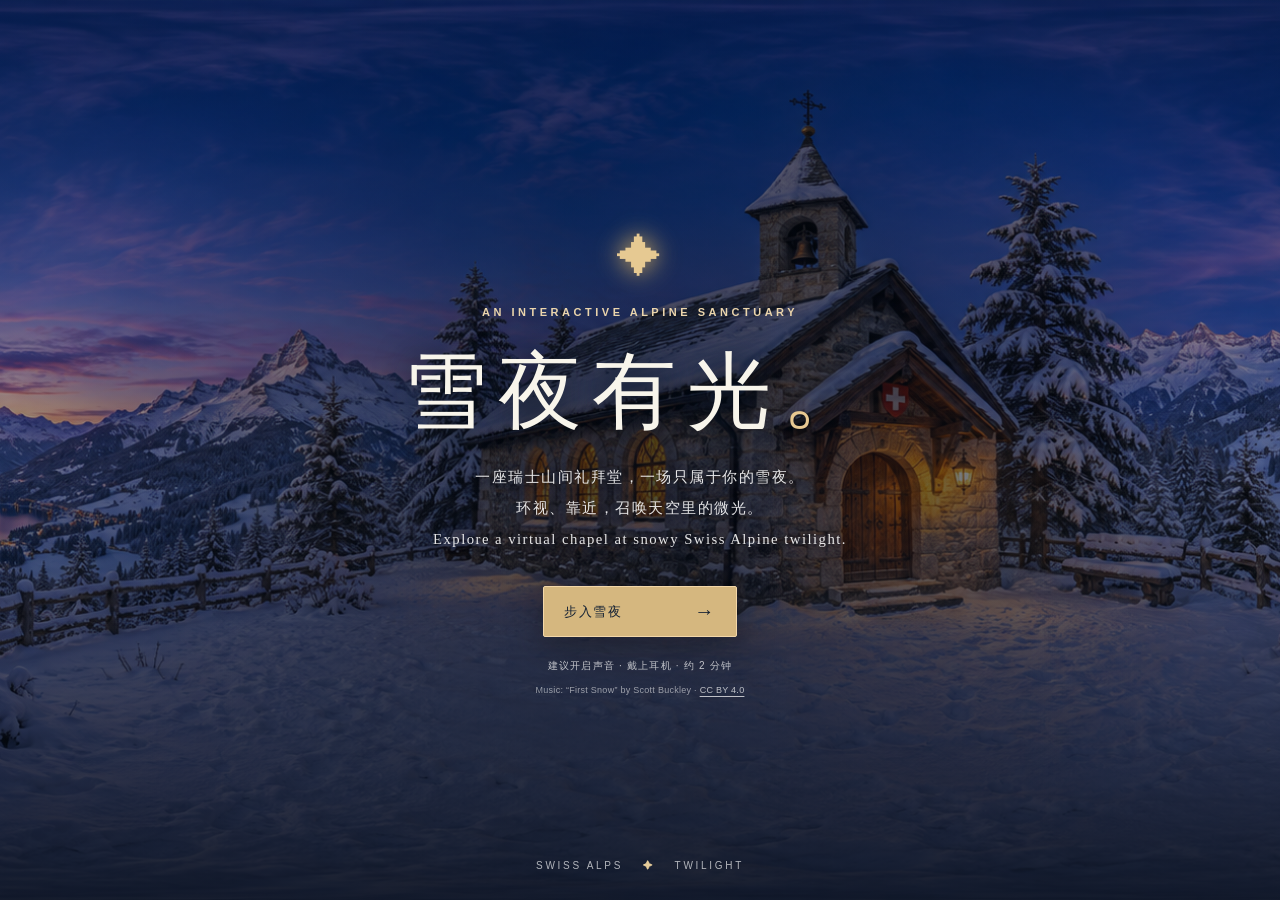
<file: index.html>
<!doctype html>
<html lang="zh-CN">
  <head>
    <meta charset="UTF-8" />
    <meta name="viewport" content="width=device-width, initial-scale=1, viewport-fit=cover" />
    <meta name="theme-color" content="#07111e" />
    <meta name="description" content="Alpine Chapel 雪夜礼拜堂：免费的瑞士阿尔卑斯山虚拟教堂互动体验。环视雪景与烛光内景，聆听氛围音乐，召唤极光、流星雨与象征圣灵的发光白鸽。" />
    <meta name="author" content="SAGA1001" />
    <meta name="robots" content="index,follow,max-image-preview:large" />
    <link rel="canonical" href="https://ac.saga1001.com/" />
    <meta property="og:type" content="website" />
    <meta property="og:site_name" content="SAGA1001" />
    <meta property="og:title" content="Alpine Chapel · 瑞士雪夜礼拜堂" />
    <meta property="og:description" content="A free, browser-based virtual chapel in the Swiss Alps. Explore snowy twilight and candlelit interiors; summon aurora, meteors and a luminous dove." />
    <meta property="og:url" content="https://ac.saga1001.com/" />
    <meta property="og:image" content="https://ac.saga1001.com/assets/exterior.png" />
    <meta property="og:locale" content="zh_CN" />
    <meta property="og:locale:alternate" content="en_US" />
    <meta name="twitter:card" content="summary_large_image" />
    <meta name="twitter:title" content="Alpine Chapel · 瑞士雪夜礼拜堂" />
    <meta name="twitter:description" content="An interactive Alpine sanctuary with ambient music, aurora, meteors and a luminous dove." />
    <meta name="twitter:image" content="https://ac.saga1001.com/assets/exterior.png" />
    <title>Alpine Chapel · 瑞士雪夜礼拜堂 | SAGA1001</title>
    <script type="application/ld+json">
      {
        "@context": "https://schema.org",
        "@type": "VideoGame",
        "name": "Alpine Chapel · 瑞士雪夜礼拜堂",
        "alternateName": "AC · Alpine Chapel",
        "url": "https://ac.saga1001.com/",
        "image": "https://ac.saga1001.com/assets/exterior.png",
        "description": "A free browser-based interactive virtual chapel set in a stylized Swiss Alpine snow twilight scene, with ambient music, an interior panorama, aurora, meteor shower and a luminous dove inspired by the Holy Spirit.",
        "inLanguage": ["zh-CN", "en"],
        "gamePlatform": "Web browser",
        "applicationCategory": "Game",
        "genre": ["Exploration", "Ambient experience", "Spiritual art"],
        "keywords": "Alpine Chapel, virtual chapel, Swiss Alps, snowy twilight, interactive 3D chapel, aurora, meteor shower, Holy Spirit dove, browser game, 瑞士阿尔卑斯, 虚拟教堂, 雪夜礼拜堂, 极光, 流星雨, 圣灵白鸽",
        "isAccessibleForFree": true,
        "publisher": {"@type": "Organization", "name": "SAGA1001", "url": "https://saga1001.com/"}
      }
    </script>
    <link rel="stylesheet" href="./style.css" />
    <script type="importmap">
      {
        "imports": {
          "three": "./vendor/three.module.js"
        }
      }
    </script>
  </head>
  <body>
    <div id="app">
      <div id="scene-root" tabindex="-1" aria-label="可交互的雪夜礼拜堂 3D 场景"></div>
      <div class="vignette" aria-hidden="true"></div>
      <div class="grain" aria-hidden="true"></div>
      <div id="scene-fade" aria-hidden="true"></div>

      <header class="topbar" inert>
        <div class="brand" aria-label="Alpine Chapel">
          <span class="brand-mark">✦</span>
          <span><strong>ALPINE CHAPEL</strong><small>雪夜礼拜堂</small></span>
        </div>
        <div class="top-actions">
          <button id="back-button" class="icon-button back-button" type="button" aria-label="返回雪夜外景" hidden>← <span class="action-label">返回雪夜</span></button>
          <button id="sound-button" class="icon-button" type="button" aria-label="开启音乐" aria-pressed="false" title="音乐：First Snow — Scott Buckley">
            <span class="sound-icon" aria-hidden="true">♫</span><span class="action-label">音乐关闭</span>
          </button>
          <button id="fullscreen-button" class="icon-button square" type="button" aria-label="全屏显示" title="全屏显示">⛶</button>
        </div>
      </header>

      <div class="chapter-index" aria-hidden="true">
        <span class="index-current" id="chapter-number">01</span><span class="index-line"></span><span>02</span>
      </div>

      <main class="hud" inert>
        <section class="story" aria-live="polite">
          <p class="eyebrow"><span class="eyebrow-line"></span><span id="scene-eyebrow">SWISS ALPS · BLUE HOUR</span></p>
          <h1 id="scene-title">暮雪礼拜堂</h1>
          <p class="story-copy" id="scene-copy">在阿尔卑斯的雪夜停一会。<br />越过灯光，走进安静的礼拜堂。</p>
          <div class="story-rule"></div>
          <p class="story-coord" id="scene-coord">SWISS ALPS <span>／</span> A MOMENT OF STILLNESS</p>
        </section>

        <div class="portal-wrap">
          <button id="portal-button" class="portal-button" type="button">
            <span class="portal-ring" aria-hidden="true"><span>✦</span></span>
            <span id="portal-label">进入礼拜堂</span>
          </button>
        </div>

        <aside class="ritual-panel" aria-label="互动召唤">
          <div class="panel-heading"><span>INTERACTIVE MIRACLES</span><span>01 — 03</span></div>
          <h2>召唤奇迹</h2>
          <p class="panel-intro">轻触一刻，让夜空回应你。</p>
          <div class="ritual-list">
            <button class="ritual" type="button" data-ritual="aurora">
              <span class="ritual-icon aurora-icon" aria-hidden="true">◌</span>
              <span class="ritual-text"><strong>极光召唤</strong><small>AURORA</small></span>
              <span class="ritual-arrow" aria-hidden="true">↗</span>
            </button>
            <button class="ritual" type="button" data-ritual="meteor">
              <span class="ritual-icon meteor-icon" aria-hidden="true">✧</span>
              <span class="ritual-text"><strong>流星雨召唤</strong><small>METEOR SHOWER</small></span>
              <span class="ritual-arrow" aria-hidden="true">↗</span>
            </button>
            <button class="ritual" type="button" data-ritual="spirit">
              <span class="ritual-icon spirit-icon" aria-hidden="true">✺</span>
              <span class="ritual-text"><strong>圣灵召唤</strong><small>LUMINOUS DOVE</small></span>
              <span class="ritual-arrow" aria-hidden="true">↗</span>
            </button>
          </div>
          <p class="panel-note">无需注册 · 无聊天 · 只有片刻安静</p>
        </aside>
      </main>

      <footer class="bottom-bar">
        <span id="scene-indicator"><span class="status-dot"></span> 雪夜外景</span>
        <span class="controls-hint">拖动环视 <b>·</b> 滚轮或双指拉近 <b>·</b> 点击场景探索</span>
        <span class="footer-contact"><span class="collab">欢迎合作 · Open to collaborations</span><a href="mailto:joyce@saga1001.com">joyce@saga1001.com</a><a href="https://saga1001.com/" target="_blank" rel="noopener noreferrer">saga1001.com</a><a href="./about.html">关于 / About</a></span>
      </footer>
      <audio id="bgm" src="./assets/first-snow-scott-buckley.mp3" preload="none" loop></audio>

      <div id="spirit-effect" class="spirit-effect" aria-hidden="true">
        <div class="spirit-rays"></div><div class="spirit-halo"></div>
        <img src="./assets/spirit-dove.png" alt="" />
        <span class="spirit-caption">光降临于此</span>
      </div>
      <div id="toast" class="toast" role="status" aria-live="polite"></div>

      <div id="intro" class="intro">
        <div class="intro-image" aria-hidden="true"></div>
        <div class="intro-shade" aria-hidden="true"></div>
        <div class="intro-content">
          <div class="intro-symbol" aria-hidden="true">✦</div>
          <p class="intro-kicker">AN INTERACTIVE ALPINE SANCTUARY</p>
          <h2>雪夜有光<span>。</span></h2>
          <p>一座瑞士山间礼拜堂，一场只属于你的雪夜。<br />环视、靠近，召唤天空里的微光。<br /><span lang="en">Explore a virtual chapel at snowy Swiss Alpine twilight.</span></p>
          <button id="enter-button" class="enter-button" type="button" disabled><span>步入雪夜</span><span aria-hidden="true">→</span></button>
          <small>建议开启声音 · 戴上耳机 · 约 2 分钟</small>
          <div class="intro-credit">Music: “First Snow” by Scott Buckley · <a href="./about.html#music-credit">CC BY 4.0</a></div>
        </div>
        <span class="intro-edge">SWISS ALPS <i>✦</i> TWILIGHT</span>
      </div>

      <div id="loading" class="loading" role="status" aria-live="polite">正在点亮雪夜…</div>
    </div>
    <script type="module" src="./main.js"></script>
  </body>
</html>
</file>
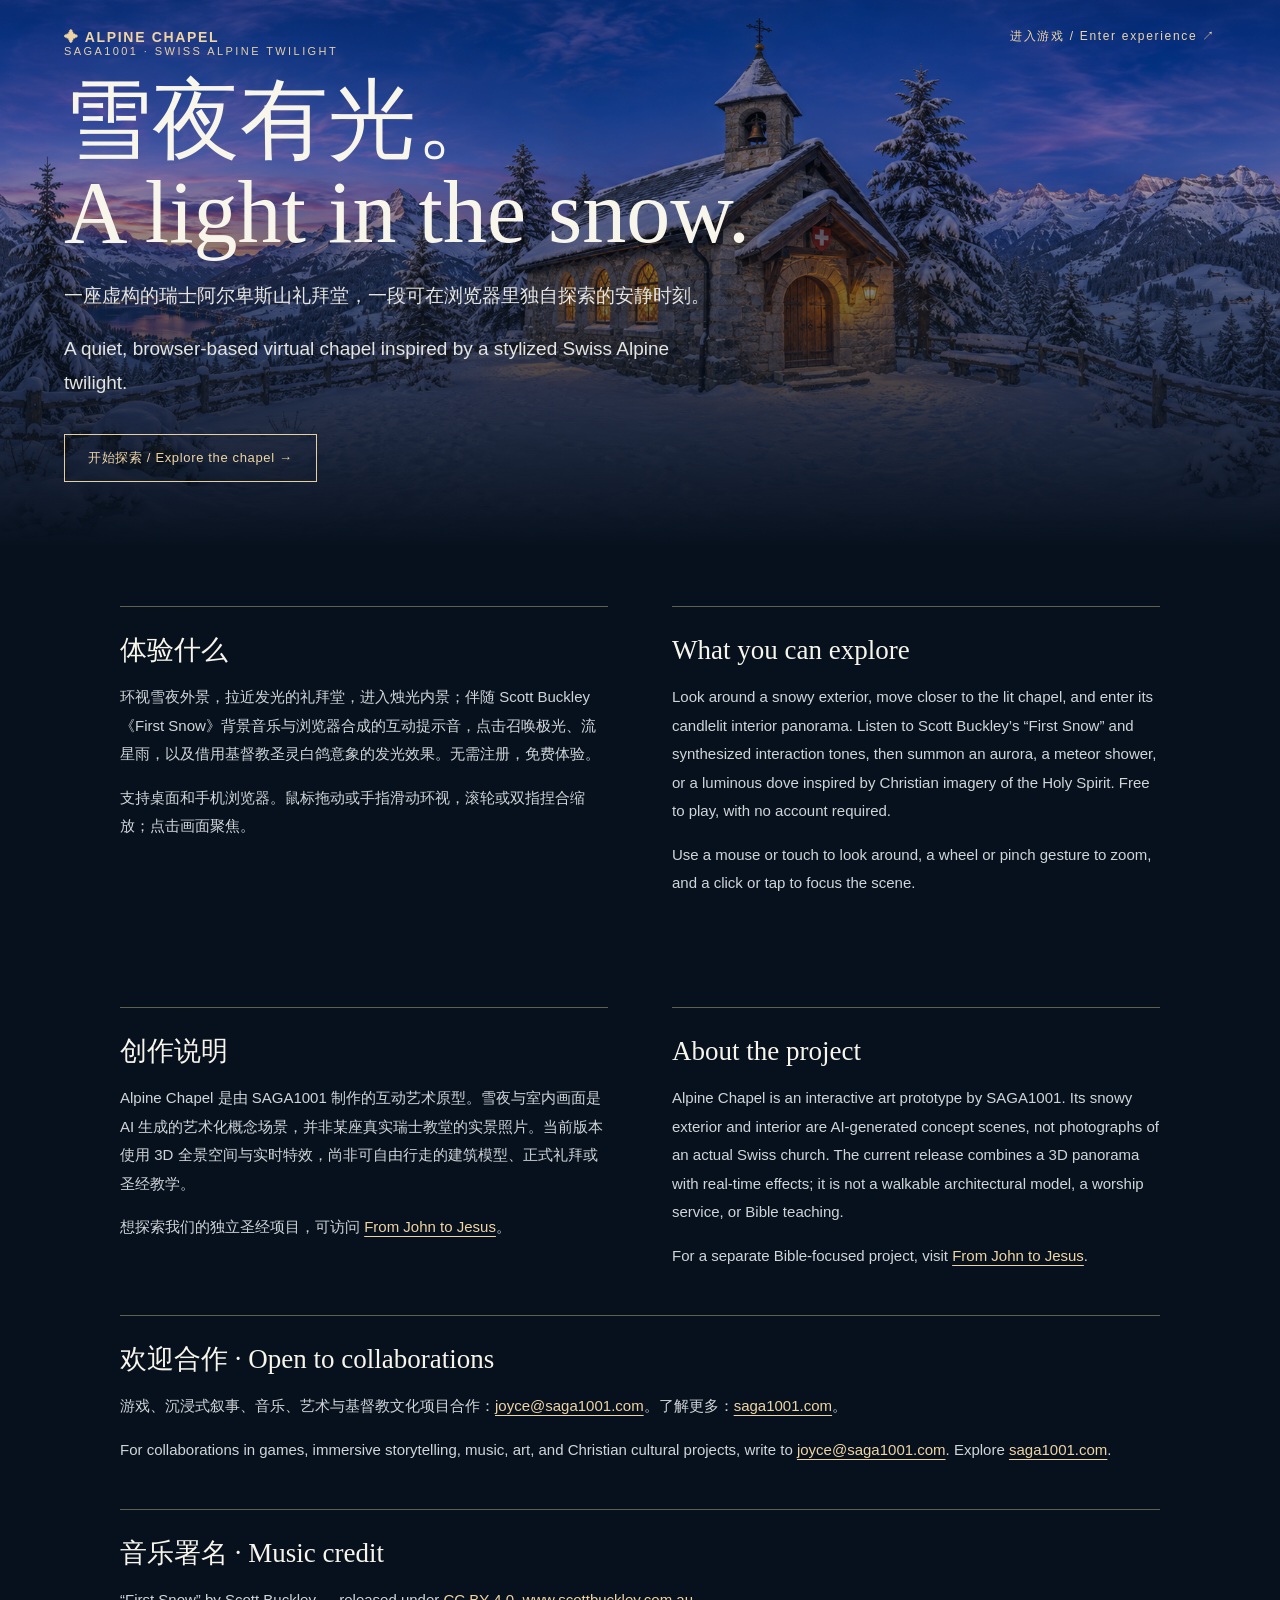
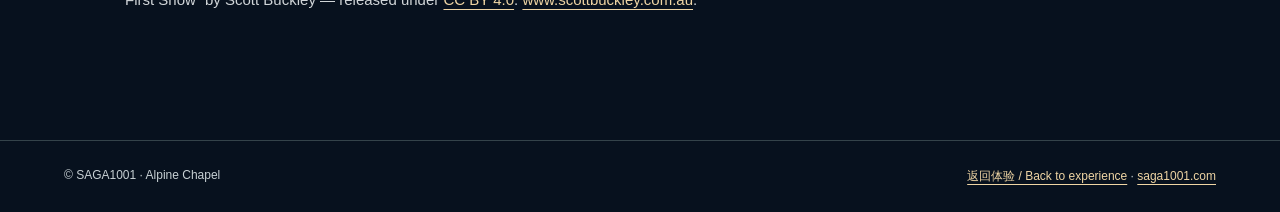
<file: about.html>
<!doctype html>
<html lang="zh-CN">
  <head>
    <meta charset="UTF-8" />
    <meta name="viewport" content="width=device-width, initial-scale=1" />
    <meta name="theme-color" content="#07111e" />
    <meta name="description" content="了解 Alpine Chapel 瑞士雪夜礼拜堂：一款免费的浏览器虚拟教堂互动艺术体验，包含雪景、烛光内景、氛围音乐、极光、流星雨和象征圣灵的发光白鸽。" />
    <meta name="robots" content="index,follow,max-image-preview:large" />
    <link rel="canonical" href="https://ac.saga1001.com/about.html" />
    <meta property="og:type" content="website" />
    <meta property="og:title" content="About Alpine Chapel · 关于雪夜礼拜堂" />
    <meta property="og:description" content="A quiet, interactive virtual chapel in a stylized Swiss Alpine snow scene. Free to play in your browser." />
    <meta property="og:url" content="https://ac.saga1001.com/about.html" />
    <meta property="og:image" content="https://ac.saga1001.com/assets/exterior.png" />
    <title>About Alpine Chapel · 关于瑞士雪夜礼拜堂 | SAGA1001</title>
    <style>
      :root{color-scheme:dark;font-family:-apple-system,BlinkMacSystemFont,'PingFang SC','Microsoft YaHei',sans-serif;color:#f8f5eb;background:#07111e}
      *{box-sizing:border-box}body{margin:0}a{color:#efd5a4;text-decoration-thickness:1px;text-underline-offset:4px}a:hover{color:#fff}
      header{min-height:46vh;padding:28px clamp(20px,5vw,76px) 64px;display:flex;flex-direction:column;justify-content:space-between;background:linear-gradient(0deg,#07111e,rgba(7,17,30,.3) 70%),url('./assets/exterior.png') center 49%/cover}
      nav{display:flex;align-items:center;justify-content:space-between;gap:16px;font-size:12px;letter-spacing:.14em}nav a{text-decoration:none}.mark{font-size:14px;font-weight:700}
      .hero{max-width:850px}.eyebrow{color:#e7d0a5;font-size:11px;letter-spacing:.22em;text-transform:uppercase}.hero h1{font-family:Georgia,'Songti SC',serif;font-size:clamp(40px,7vw,88px);font-weight:400;line-height:1.05;margin:18px 0}.hero p{max-width:650px;font-size:clamp(15px,2vw,19px);line-height:1.8;color:#e4e4e0}
      main{width:min(1040px,calc(100% - 40px));margin:0 auto;padding:60px 0 80px}.grid{display:grid;grid-template-columns:1fr 1fr;gap:clamp(25px,5vw,75px)}section{border-top:1px solid #5d624f;padding:18px 0 30px}h2{font-family:Georgia,'Songti SC',serif;font-size:27px;font-weight:400;line-height:1.3;margin:8px 0 15px}p,li{font-size:15px;line-height:1.9;color:#d0d5d8}ul{padding-left:21px}.cta{display:inline-block;margin-top:15px;padding:14px 23px;border:1px solid #e8cf9e;text-decoration:none;font-size:13px;letter-spacing:.05em}.cta:hover{background:#e8cf9e;color:#091321}
      footer{padding:27px clamp(20px,5vw,76px);border-top:1px solid #34434a;display:flex;flex-wrap:wrap;justify-content:space-between;gap:13px;font-size:12px;color:#c7d0d4}
      @media(max-width:680px){.grid{grid-template-columns:1fr}header{min-height:48vh}main{padding-top:35px}}
    </style>
  </head>
  <body>
    <header>
      <nav><a class="mark" href="./">✦ ALPINE CHAPEL</a><a href="./">进入游戏 / Enter experience ↗</a></nav>
      <div class="hero">
        <div class="eyebrow">SAGA1001 · SWISS ALPINE TWILIGHT</div>
        <h1>雪夜有光。<br /><span lang="en">A light in the snow.</span></h1>
        <p>一座虚构的瑞士阿尔卑斯山礼拜堂，一段可在浏览器里独自探索的安静时刻。</p>
        <p lang="en">A quiet, browser-based virtual chapel inspired by a stylized Swiss Alpine twilight.</p>
        <a class="cta" href="./">开始探索 / Explore the chapel →</a>
      </div>
    </header>
    <main>
      <div class="grid">
        <section>
          <h2>体验什么</h2>
          <p>环视雪夜外景，拉近发光的礼拜堂，进入烛光内景；伴随 Scott Buckley《First Snow》背景音乐与浏览器合成的互动提示音，点击召唤极光、流星雨，以及借用基督教圣灵白鸽意象的发光效果。无需注册，免费体验。</p>
          <p>支持桌面和手机浏览器。鼠标拖动或手指滑动环视，滚轮或双指捏合缩放；点击画面聚焦。</p>
        </section>
        <section lang="en">
          <h2>What you can explore</h2>
          <p>Look around a snowy exterior, move closer to the lit chapel, and enter its candlelit interior panorama. Listen to Scott Buckley’s “First Snow” and synthesized interaction tones, then summon an aurora, a meteor shower, or a luminous dove inspired by Christian imagery of the Holy Spirit. Free to play, with no account required.</p>
          <p>Use a mouse or touch to look around, a wheel or pinch gesture to zoom, and a click or tap to focus the scene.</p>
        </section>
        <section>
          <h2>创作说明</h2>
          <p>Alpine Chapel 是由 SAGA1001 制作的互动艺术原型。雪夜与室内画面是 AI 生成的艺术化概念场景，并非某座真实瑞士教堂的实景照片。当前版本使用 3D 全景空间与实时特效，尚非可自由行走的建筑模型、正式礼拜或圣经教学。</p>
          <p>想探索我们的独立圣经项目，可访问 <a href="https://bible.saga1001.com/" target="_blank" rel="noopener noreferrer">From John to Jesus</a>。</p>
        </section>
        <section lang="en">
          <h2>About the project</h2>
          <p>Alpine Chapel is an interactive art prototype by SAGA1001. Its snowy exterior and interior are AI-generated concept scenes, not photographs of an actual Swiss church. The current release combines a 3D panorama with real-time effects; it is not a walkable architectural model, a worship service, or Bible teaching.</p>
          <p>For a separate Bible-focused project, visit <a href="https://bible.saga1001.com/" target="_blank" rel="noopener noreferrer">From John to Jesus</a>.</p>
        </section>
      </div>
      <section>
        <h2>欢迎合作 · <span lang="en">Open to collaborations</span></h2>
        <p>游戏、沉浸式叙事、音乐、艺术与基督教文化项目合作：<a href="mailto:joyce@saga1001.com">joyce@saga1001.com</a>。了解更多：<a href="https://saga1001.com/">saga1001.com</a>。</p>
        <p lang="en">For collaborations in games, immersive storytelling, music, art, and Christian cultural projects, write to <a href="mailto:joyce@saga1001.com">joyce@saga1001.com</a>. Explore <a href="https://saga1001.com/">saga1001.com</a>.</p>
      </section>
      <section id="music-credit">
        <h2>音乐署名 · <span lang="en">Music credit</span></h2>
        <p>“First Snow” by Scott Buckley — released under <a href="https://creativecommons.org/licenses/by/4.0/" target="_blank" rel="noopener noreferrer">CC BY 4.0</a>. <a href="https://www.scottbuckley.com.au/library/first-snow/" target="_blank" rel="noopener noreferrer">www.scottbuckley.com.au</a>.</p>
      </section>
    </main>
    <footer><span>© SAGA1001 · Alpine Chapel</span><span><a href="./">返回体验 / Back to experience</a> · <a href="https://saga1001.com/">saga1001.com</a></span></footer>
  </body>
</html>
</file>
<file: style.css>
:root{font-family:-apple-system,BlinkMacSystemFont,'PingFang SC','Microsoft YaHei',sans-serif;color:#f8f5eb;background:#07111e;font-synthesis:none}
*{box-sizing:border-box}
html,body,#app{margin:0;width:100%;height:100%;min-height:100%;overflow:hidden}
button{font:inherit;cursor:pointer}
button:focus-visible{outline:2px solid #e8cc88;outline-offset:4px}
#app{position:relative;isolation:isolate;background:radial-gradient(circle at 55% 45%,#3f5379,#091423 65%,#040a12);touch-action:none}
#scene-root,#scene-root canvas{position:absolute;inset:0;width:100%;height:100%;display:block}
#scene-root{z-index:0;cursor:grab}
#scene-root.dragging{cursor:grabbing}
.vignette,.grain,#scene-fade{position:absolute;inset:0;pointer-events:none}
.vignette{z-index:1;background:linear-gradient(90deg,rgba(3,9,19,.77),rgba(3,9,19,.22) 35%,rgba(3,9,19,.02) 57%,rgba(3,9,19,.68)),linear-gradient(0deg,rgba(2,7,14,.8),transparent 26%,transparent 74%,rgba(2,7,14,.36))}
.grain{z-index:5;opacity:.1;background-image:url("data:image/svg+xml,%3Csvg viewBox='0 0 180 180' xmlns='http://www.w3.org/2000/svg'%3E%3Cfilter id='n'%3E%3CfeTurbulence type='fractalNoise' baseFrequency='.9' numOctaves='3' stitchTiles='stitch'/%3E%3C/filter%3E%3Crect width='100%25' height='100%25' filter='url(%23n)' opacity='.26'/%3E%3C/svg%3E")}
#scene-fade{z-index:11;background:#06111d;opacity:0;transition:opacity .65s ease}
#scene-fade.active{opacity:1}
.topbar{position:absolute;z-index:7;top:0;left:0;right:0;display:flex;justify-content:space-between;align-items:center;padding:30px 43px;pointer-events:none}
.brand{display:flex;align-items:center;gap:13px;letter-spacing:.19em;line-height:1.2;text-shadow:0 2px 16px #07111e}
.brand-mark{font-size:29px;color:#e5cc9b;transform:translateY(-1px)}
.brand strong{font-size:11px;font-weight:700;display:block;white-space:nowrap}
.brand small{display:block;margin-top:6px;font-size:10px;color:rgba(255,255,255,.64);letter-spacing:.29em}
.top-actions{display:flex;gap:10px;pointer-events:auto}
.icon-button{min-width:45px;height:42px;padding:0 16px;display:flex;align-items:center;justify-content:center;gap:8px;color:#fff;background:rgba(7,18,30,.31);border:1px solid rgba(255,255,255,.25);backdrop-filter:blur(18px);-webkit-backdrop-filter:blur(18px);border-radius:4px;transition:background .25s,border-color .25s}
.icon-button:hover{background:rgba(230,209,162,.16);border-color:#d8c49b}
.back-button[hidden]{display:none}
.icon-button.square{font-size:21px;padding:0;width:42px}
.sound-icon{font-size:18px;color:#e4d2ad}
.action-label{font-size:11px;letter-spacing:.07em}
.chapter-index{position:absolute;z-index:6;top:49%;left:43px;display:flex;flex-direction:column;align-items:center;gap:10px;color:rgba(255,255,255,.5);font-size:10px;letter-spacing:.1em;transform:translateY(-50%)}
.index-current{color:#e8d1a8;font-weight:700}
.index-line{height:42px;width:1px;background:linear-gradient(#d5bd8b,rgba(255,255,255,.2))}
.hud{position:absolute;z-index:6;inset:0;pointer-events:none}
.story{position:absolute;left:clamp(42px,8vw,128px);bottom:clamp(94px,14vh,155px);max-width:440px;text-shadow:0 2px 25px rgba(2,7,14,.7)}
.eyebrow{display:flex;align-items:center;gap:10px;margin:0 0 18px;font-size:10px;font-weight:700;letter-spacing:.24em;color:#e5d1aa}
.eyebrow-line{width:24px;height:1px;background:#e6cc99}
.story h1{font-family:'Noto Serif SC','Songti SC',serif;font-size:clamp(36px,4vw,64px);font-weight:500;letter-spacing:.07em;line-height:1.24;margin:0 0 19px;white-space:nowrap}
.story-copy{font-family:'Noto Serif SC','Songti SC',serif;font-size:clamp(13px,1vw,16px);line-height:2.05;letter-spacing:.07em;color:rgba(255,255,255,.87);margin:0}
.story-rule{width:52px;height:1px;background:#d9c295;margin:27px 0 18px}
.story-coord{font-size:10px;letter-spacing:.21em;color:rgba(255,255,255,.68);margin:0}
.story-coord span{margin:0 7px;color:#d8c49b}
.portal-wrap{position:absolute;top:55%;left:61.5%;transform:translate(-50%,-50%);pointer-events:auto;transition:opacity .25s}
.portal-button{display:flex;flex-direction:column;align-items:center;gap:9px;padding:0;border:0;background:none;color:#fff;text-shadow:0 1px 8px #07111e;font-size:11px;letter-spacing:.13em;white-space:nowrap;filter:drop-shadow(0 0 12px #d4a75f)}
.portal-ring{width:51px;height:51px;border:1px solid rgba(255,235,179,.9);border-radius:50%;display:grid;place-items:center;background:rgba(42,37,27,.16);box-shadow:0 0 0 7px rgba(255,220,161,.12),0 0 24px rgba(255,211,143,.65),inset 0 0 14px rgba(255,217,154,.23);animation:portal-pulse 3s ease-in-out infinite}
.portal-ring span{font-size:23px;color:#ffe9bb}
.portal-button:hover .portal-ring{transform:scale(1.13);background:rgba(236,195,128,.27)}
@keyframes portal-pulse{50%{box-shadow:0 0 0 12px rgba(255,220,161,.04),0 0 42px rgba(255,211,143,.8),inset 0 0 18px rgba(255,217,154,.4)}}
.ritual-panel{position:absolute;right:clamp(27px,4.5vw,70px);bottom:clamp(79px,11.8vh,120px);width:305px;padding:24px 24px 17px;background:linear-gradient(145deg,rgba(7,17,29,.8),rgba(7,17,29,.58));border:1px solid rgba(234,225,204,.19);border-radius:6px;box-shadow:0 22px 65px rgba(0,0,0,.2);backdrop-filter:blur(22px);-webkit-backdrop-filter:blur(22px);pointer-events:auto}
.panel-heading{display:flex;justify-content:space-between;gap:6px;color:#c5ae82;font-size:9px;font-weight:700;letter-spacing:.19em}
.panel-heading span:last-child{color:rgba(255,255,255,.4)}
.ritual-panel h2{font-family:'Noto Serif SC','Songti SC',serif;font-size:23px;font-weight:500;letter-spacing:.1em;margin:15px 0 3px}
.panel-intro{font-size:11px;color:rgba(255,255,255,.62);letter-spacing:.07em;margin:0 0 17px}
.ritual-list{border-top:1px solid rgba(255,255,255,.17)}
.ritual{display:flex;align-items:center;width:100%;height:58px;padding:0 1px;text-align:left;border:0;border-bottom:1px solid rgba(255,255,255,.13);color:#fff;background:transparent;transition:padding .2s,background .2s}
.ritual:hover,.ritual:focus-visible{padding-left:7px;background:rgba(255,255,255,.045)}
.ritual-icon{width:36px;font-family:Georgia,serif;font-size:25px;color:#dbcbab;text-align:center}
.aurora-icon{color:#9de0c7}.meteor-icon{color:#f4dec0}.spirit-icon{color:#fff0bc}
.ritual-text{display:flex;flex-direction:column;gap:4px;margin-left:10px;flex:1}
.ritual-text strong{font-size:12px;font-weight:500;letter-spacing:.07em}
.ritual-text small{font-size:8px;letter-spacing:.16em;color:rgba(255,255,255,.47)}
.ritual-arrow{color:#ccb790;font-size:17px;transition:transform .2s}
.ritual:hover .ritual-arrow{transform:translate(3px,-3px)}
.panel-note{margin:15px 0 0;font-size:9px;letter-spacing:.09em;color:rgba(255,255,255,.42)}
.bottom-bar{position:absolute;z-index:7;bottom:0;left:0;right:0;display:flex;align-items:center;justify-content:space-between;gap:15px;height:53px;padding:0 43px;border-top:1px solid rgba(255,255,255,.18);background:rgba(3,9,18,.34);backdrop-filter:blur(14px);-webkit-backdrop-filter:blur(14px);font-size:10px;letter-spacing:.09em;color:rgba(255,255,255,.71)}
.status-dot{display:inline-block;width:5px;height:5px;border-radius:50%;background:#bdd6c9;box-shadow:0 0 8px #a5efd5;vertical-align:2px;margin-right:6px}
.controls-hint b{font-weight:300;color:#d6bc8a;margin:0 5px}
.footer-contact{display:flex;align-items:center;gap:12px;white-space:nowrap;font-size:10px;letter-spacing:.03em}
.footer-contact .collab{color:#e4cfaa}
.footer-contact a{color:rgba(255,255,255,.78);text-decoration:none;border-bottom:1px solid rgba(231,210,168,.4);pointer-events:auto}
.footer-contact a:hover,.footer-contact a:focus-visible{color:#ffe3ad;border-color:#ffe3ad}
.toast{position:absolute;z-index:12;left:50%;top:16%;transform:translate(-50%,-15px);padding:12px 20px;min-width:180px;border:1px solid rgba(239,214,164,.38);border-radius:3px;background:rgba(8,18,30,.77);backdrop-filter:blur(16px);text-align:center;color:#fff;font-size:12px;letter-spacing:.12em;opacity:0;transition:opacity .3s,transform .3s;pointer-events:none}
.toast.show{opacity:1;transform:translate(-50%,0)}
.spirit-effect{position:absolute;z-index:4;left:50%;top:47%;width:min(60vw,650px);aspect-ratio:1.5;transform:translate(-50%,-50%) scale(.45);opacity:0;pointer-events:none;transition:opacity 1s,transform 1.3s cubic-bezier(.19,1,.22,1);filter:drop-shadow(0 0 32px rgba(255,234,180,.8))}
.spirit-effect.visible{opacity:1;transform:translate(-50%,-50%) scale(1)}
.spirit-effect img{position:absolute;z-index:2;inset:0;width:100%;height:100%;object-fit:contain;animation:spirit-float 5s ease-in-out infinite}
.spirit-halo{position:absolute;inset:15%;border-radius:50%;background:radial-gradient(circle,rgba(255,255,226,.65),rgba(255,228,152,.3) 27%,transparent 68%);filter:blur(35px);transform:scale(1.4)}
.spirit-rays{position:absolute;inset:-30%;background:repeating-conic-gradient(from 0deg,rgba(255,235,187,.21) 0deg 1deg,transparent 1deg 16deg);mask-image:radial-gradient(circle,transparent 14%,#000 27%,transparent 67%);-webkit-mask-image:radial-gradient(circle,transparent 14%,#000 27%,transparent 67%);animation:ray-turn 18s linear infinite}
.spirit-caption{position:absolute;z-index:3;bottom:1%;left:50%;transform:translateX(-50%);font-family:'Noto Serif SC',serif;font-size:16px;letter-spacing:.4em;text-shadow:0 0 16px #fff,0 2px 8px #503d14;white-space:nowrap}
@keyframes ray-turn{to{transform:rotate(360deg)}}
@keyframes spirit-float{50%{transform:translateY(-12px) scale(1.025)}}
.intro{position:absolute;z-index:20;inset:0;display:flex;align-items:center;justify-content:center;text-align:center;background:#091526;transition:opacity 1.1s ease,visibility 1.1s ease}
.intro.hidden{opacity:0;visibility:hidden;pointer-events:none}
.intro-image,.intro-shade{position:absolute;inset:0}
.intro-image{background:url('./assets/exterior.png') center 53%/cover no-repeat;animation:intro-breathe 18s ease-in-out infinite alternate}
.intro-shade{background:linear-gradient(0deg,rgba(2,8,17,.8),rgba(4,10,18,.23) 49%,rgba(2,8,17,.4)),radial-gradient(ellipse at center,rgba(4,11,23,.58),rgba(3,8,15,.2) 70%)}
@keyframes intro-breathe{to{transform:scale(1.06)}}
.intro-content{position:relative;z-index:1;margin-top:3vh;max-width:720px;padding:30px}
.intro-symbol{font-size:45px;color:#e6c992;text-shadow:0 0 24px #dcb25f;margin-bottom:22px}
.intro-kicker{font-size:11px;font-weight:700;letter-spacing:.32em;color:#ebd5ac;margin:0 0 23px}
.intro h2{font-family:'Noto Serif SC','Songti SC',serif;font-size:clamp(50px,6.6vw,94px);font-weight:400;letter-spacing:.13em;line-height:1.2;margin:0 0 20px;text-shadow:0 5px 36px #06101e}
.intro h2 span{color:#e9c992}
.intro-content>p:not(.intro-kicker){font-family:'Noto Serif SC','Songti SC',serif;font-size:clamp(13px,1.15vw,17px);line-height:2.1;letter-spacing:.1em;color:rgba(255,255,255,.89);margin:0 0 31px;text-shadow:0 2px 15px #07111e}
.enter-button{display:flex;align-items:center;justify-content:space-between;width:194px;height:51px;margin:0 auto 18px;padding:0 20px;background:#d5b77f;border:1px solid #f3d7a8;border-radius:2px;color:#152234;font-size:13px;font-weight:700;letter-spacing:.13em;box-shadow:0 8px 36px rgba(10,8,5,.37);transition:background .2s,transform .2s}
.enter-button:hover{background:#f4d99f;transform:translateY(-3px)}
.enter-button:disabled{opacity:.58;cursor:wait;transform:none}
.enter-button span:last-child{font-size:20px;font-weight:300}
.intro-content small{font-size:10px;letter-spacing:.12em;color:rgba(255,255,255,.72)}
.intro-credit{margin-top:12px;color:rgba(255,255,255,.55);font-size:9px;letter-spacing:.03em}
.intro-credit a{color:rgba(255,255,255,.7);text-underline-offset:3px}
.intro-edge{position:absolute;bottom:29px;left:50%;transform:translateX(-50%);font-size:10px;letter-spacing:.27em;color:rgba(255,255,255,.67);white-space:nowrap}
.intro-edge i{font-style:normal;color:#e6cc9a;margin:0 14px}
.loading{position:absolute;z-index:30;inset:0;display:grid;place-items:center;color:#e9d4ad;background:#07111e;font-size:13px;letter-spacing:.23em;transition:opacity .7s,visibility .7s}
.loading.hidden{opacity:0;visibility:hidden;pointer-events:none}

@media(max-width:1250px){.controls-hint{display:none}}
@media(max-width:1050px){.story{left:65px;bottom:104px}.ritual-panel{right:22px;width:270px;padding:18px}.chapter-index{left:25px}.story h1{font-size:42px}.story-copy{font-size:12px}}
@media(max-width:760px){.topbar{padding:18px 18px}.brand-mark{font-size:25px}.brand strong{font-size:10px}.brand small{font-size:8px}.action-label{display:none}.icon-button{width:37px;min-width:37px;height:37px;padding:0}.chapter-index{display:none}.hud{overflow:hidden}.story{left:22px;right:22px;top:88px;bottom:auto}.story h1{font-size:35px;margin-bottom:10px}.story-copy{font-size:12px;line-height:1.7}.story-rule,.story-coord{display:none}.eyebrow{font-size:8px;margin-bottom:9px}.ritual-panel{right:12px;left:12px;bottom:81px;width:auto;padding:13px 13px 9px}.ritual-panel h2{font-size:17px;margin:7px 0 2px}.panel-intro,.panel-note{display:none}.panel-heading{font-size:8px}.ritual-list{display:flex;border-top:0;margin-top:6px;gap:7px}.ritual{height:69px;flex:1;min-width:0;display:flex;flex-direction:column;justify-content:center;gap:3px;padding:5px 1px;text-align:center;border:1px solid rgba(255,255,255,.18);border-radius:3px}.ritual-icon{font-size:19px;width:auto}.ritual-text{margin:0;gap:0}.ritual-text strong{font-size:10px;white-space:nowrap}.ritual-text small,.ritual-arrow{display:none}.portal-wrap{top:48%;left:50%}.portal-ring{height:43px;width:43px}.bottom-bar{height:69px;padding:6px 12px;justify-content:center;font-size:9px}.bottom-bar #scene-indicator{display:none}.footer-contact{width:100%;justify-content:center;flex-wrap:wrap;gap:5px 11px;line-height:1.45;text-align:center}.footer-contact .collab{flex-basis:100%}.spirit-effect{width:85vw;top:48%}.spirit-caption{font-size:12px}.intro-content{padding:20px}.intro h2{font-size:52px}.intro-content>p:not(.intro-kicker){font-size:13px}.intro-kicker{font-size:8px;letter-spacing:.23em}}
@media(max-width:420px){.story h1{font-size:30px}.intro h2{font-size:43px}.intro-content>p:not(.intro-kicker){font-size:11px}.ritual-panel{bottom:78px}.portal-wrap{top:52%}.footer-contact{gap:4px 9px;font-size:10px}}
@media(prefers-reduced-motion:reduce){*,*::before,*::after{animation-duration:.01ms!important;transition-duration:.01ms!important}}
</file>
